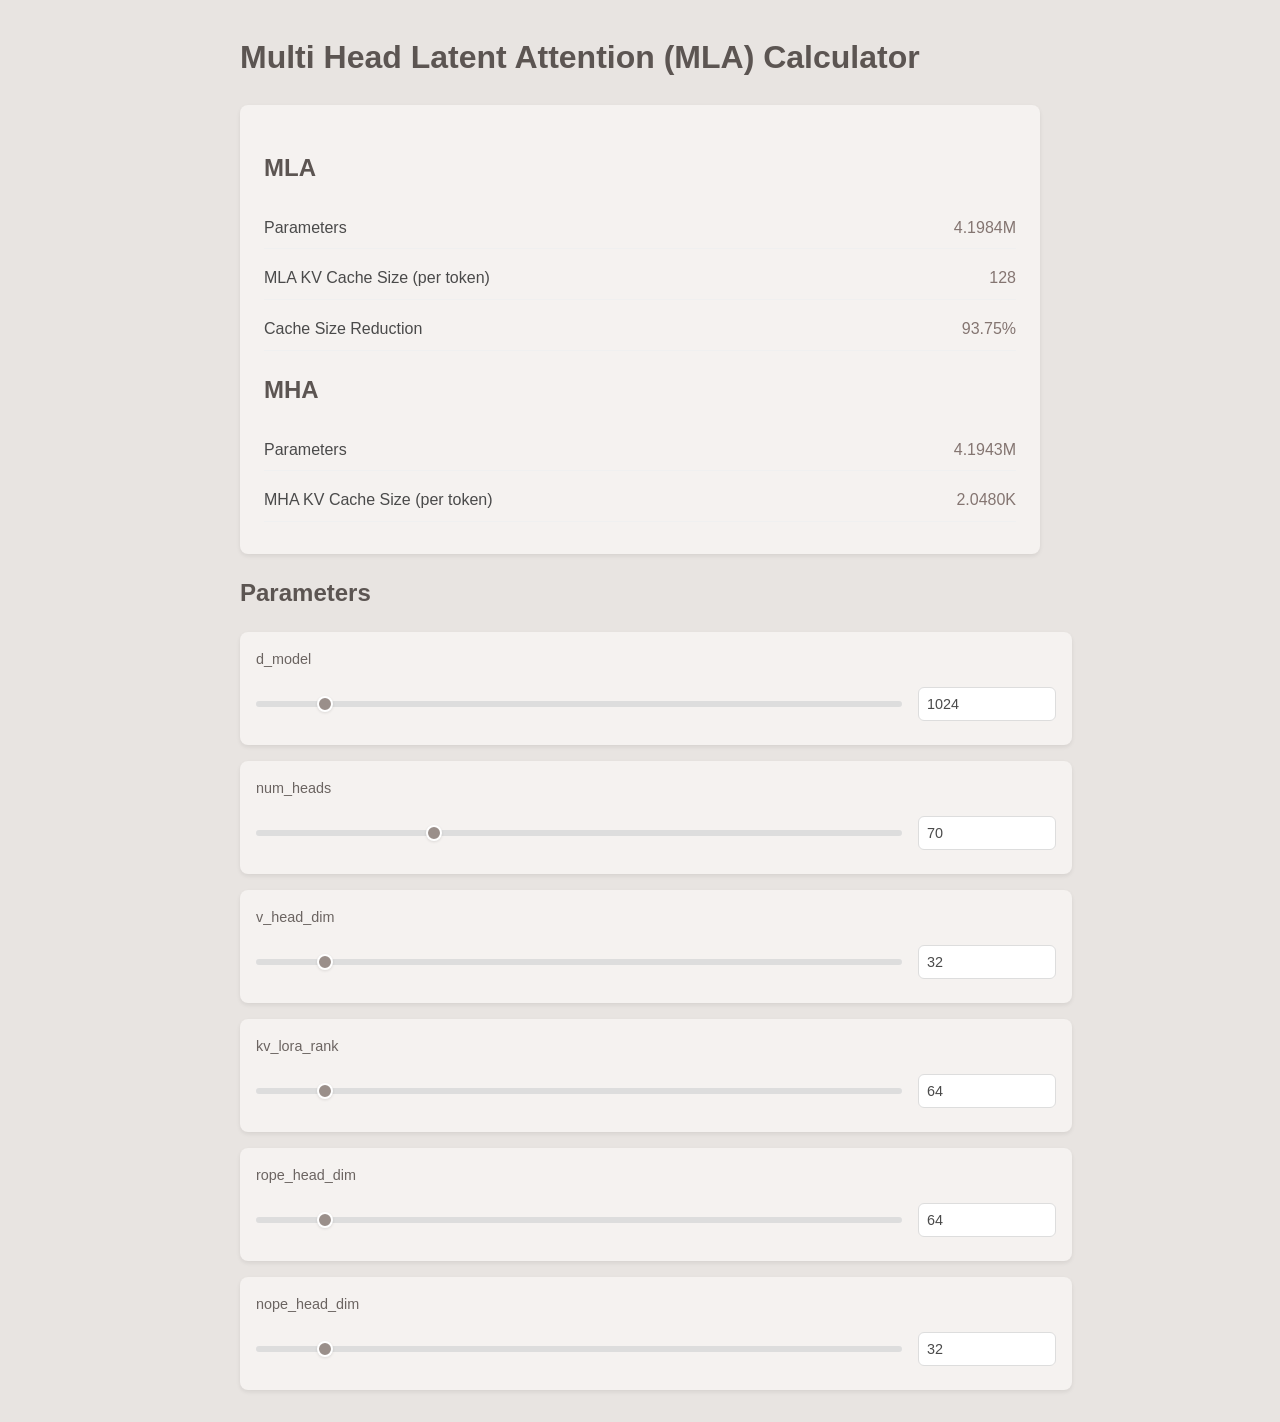
<file: experiments/MLA/index.html>
<!DOCTYPE html>
<html lang="en">
<head>
    <meta charset="UTF-8">
    <meta name="viewport" content="width=device-width, initial-scale=1.0">
    <title>Dynamic Parameter Calculator</title>
    <style>
        body {
            font-family: 'Inter', -apple-system, BlinkMacSystemFont, sans-serif;
            max-width: 800px;
            margin: 2rem auto;
            padding: 0 1rem;
            background-color: #E8E4E1;
            color: #4A4A4A;
            line-height: 1.6;
        }

        h1, h2 {
            color: #5C5552;
        }

        .input-grid {
            display: flex;
            flex-direction: column;
            gap: 1rem;
            margin-bottom: 2rem;
        }

        .input-group {
            background: #F5F2F0;
            padding: 1rem;
            border-radius: 8px;
            box-shadow: 0 2px 4px rgba(0,0,0,0.08);
            width: 100%;
        }

        label {
            display: block;
            margin-bottom: 0.5rem;
            color: #6B6461;
            font-size: 0.9rem;
        }

        input[type="number"] {
            width: 120px;
            flex-shrink: 0;
            padding: 0.5rem;
            border: 1px solid #DDD;
            border-radius: 6px;
            background: white;
            color: #4A4A4A;
            font-size: 0.9rem;
            transition: all 0.2s ease;
        }

        input[type="number"]:focus {
            outline: none;
            border-color: #9A8F8A;
            box-shadow: 0 0 0 2px rgba(154, 143, 138, 0.2);
        }

        input[type="range"] {
            -webkit-appearance: none;
            height: 6px;
            background: #DDD;
            border-radius: 3px;
            margin: 10px 0;
        }

        input[type="range"]::-webkit-slider-thumb {
            -webkit-appearance: none;
            width: 18px;
            height: 18px;
            border-radius: 50%;
            background: #9A8F8A;
            cursor: pointer;
            border: 2px solid white;
            box-shadow: 0 1px 3px rgba(0,0,0,0.1);
            transition: all 0.2s ease-in-out;
        }

        input[type="range"]::-webkit-slider-thumb:hover {
            background: #847571;
            transform: scale(1.1);
        }

        input[type="range"]:focus {
            outline: none;
        }

        .results {
            background: #F5F2F0;
            padding: 1.5rem;
            border-radius: 8px;
            box-shadow: 0 2px 4px rgba(0,0,0,0.08);
        }

        .results p {
            margin: 0.5rem 0;
            display: flex;
            justify-content: space-between;
            padding: 0.5rem 0;
            border-bottom: 1px solid #f0f0f0;
        }

        .results span {
            font-weight: 500;
            color: #847571;
        }

        .input-wrapper {
            display: flex;
            gap: 1rem;
            align-items: center;
            width: 100%;
            padding: 0.5rem 0;
        }

        .input-wrapper input[type="number"] {
            width: 120px;
            flex-shrink: 0;
        }

        .input-wrapper input[type="range"] {
            flex-grow: 1;
            min-width: 200px;
        }

        .input-wrapper input[type="range"]::-webkit-slider-thumb {
            -webkit-appearance: none;
            width: 16px;
            height: 16px;
            border-radius: 50%;
            background: #9A8F8A;
            cursor: pointer;
            transition: all 0.2s ease-in-out;
        }

        .input-wrapper input[type="range"]::-webkit-slider-thumb:hover {
            background: #847571;
            transform: scale(1.1);
        }
    </style>
    <script>
        function calculateParameters() {
            const d_model = parseInt(document.getElementById('d_model').value);
            const num_heads = parseInt(document.getElementById('num_heads').value);
            const v_head_dim = parseInt(document.getElementById('v_head_dim').value);
            const kv_lora_rank = parseInt(document.getElementById('kv_lora_rank').value);
            const q_lora_rank = 3 * kv_lora_rank;
            const rope_head_dim = parseInt(document.getElementById('rope_head_dim').value);
            const nope_head_dim = parseInt(document.getElementById('nope_head_dim').value);

            const value_dim = num_heads * v_head_dim;
            const nope_dim = num_heads * nope_head_dim;
            const rope_dim = num_heads * rope_head_dim;

            const compress_q_linear = d_model * q_lora_rank;
            const decompress_q_nope = q_lora_rank * nope_dim;
            const decompress_q_rope = q_lora_rank * rope_dim;

            const compress_kv_linear = d_model * kv_lora_rank;
            const decompress_k_nope = kv_lora_rank * nope_dim;
            const decompress_v_linear = kv_lora_rank * value_dim;

            const k_rope_linear = d_model * rope_head_dim;
            const proj_final = value_dim * d_model;

            const total_parameters_corrected = compress_q_linear +
                decompress_q_nope +
                decompress_q_rope +
                compress_kv_linear +
                decompress_k_nope +
                decompress_v_linear +
                k_rope_linear +
                proj_final;

            const total_parameters_corrected_in_millions = total_parameters_corrected / 1_000_000;

            // Calculate MLA KV cache size
            const mla_kv_cache_size = kv_lora_rank + rope_head_dim;

            // Format the number with K, M, or B suffix
            let formatted_parameters;
            if (total_parameters_corrected >= 1_000_000_000) {
                formatted_parameters = (total_parameters_corrected / 1_000_000_000).toFixed(4) + 'B';
            } else if (total_parameters_corrected >= 1_000_000) {
                formatted_parameters = (total_parameters_corrected / 1_000_000).toFixed(4) + 'M';
            } else if (total_parameters_corrected >= 1_000) {
                formatted_parameters = (total_parameters_corrected / 1_000).toFixed(4) + 'K';
            } else {
                formatted_parameters = Math.round(total_parameters_corrected).toString();
            }

            // Format KV cache size with K, M, B suffix
            let formatted_cache_size;
            if (mla_kv_cache_size >= 1_000_000_000) {
                formatted_cache_size = (mla_kv_cache_size / 1_000_000_000).toFixed(4) + 'B';
            } else if (mla_kv_cache_size >= 1_000_000) {
                formatted_cache_size = (mla_kv_cache_size / 1_000_000).toFixed(4) + 'M';
            } else if (mla_kv_cache_size >= 1_000) {
                formatted_cache_size = (mla_kv_cache_size / 1_000).toFixed(4) + 'K';
            } else {
                formatted_cache_size = Math.round(mla_kv_cache_size).toString();
            }

            // Calculate MHA parameters and cache size
            const mha_parameters = d_model * d_model * 4;
            const mha_cache_size = d_model * 2;

            // Format MHA parameters
            let formatted_mha_parameters;
            if (mha_parameters >= 1_000_000_000) {
                formatted_mha_parameters = (mha_parameters / 1_000_000_000).toFixed(4) + 'B';
            } else if (mha_parameters >= 1_000_000) {
                formatted_mha_parameters = (mha_parameters / 1_000_000).toFixed(4) + 'M';
            } else if (mha_parameters >= 1_000) {
                formatted_mha_parameters = (mha_parameters / 1_000).toFixed(4) + 'K';
            } else {
                formatted_mha_parameters = Math.round(mha_parameters).toString();
            }

            // Format MHA cache size
            let formatted_mha_cache_size;
            if (mha_cache_size >= 1_000_000_000) {
                formatted_mha_cache_size = (mha_cache_size / 1_000_000_000).toFixed(4) + 'B';
            } else if (mha_cache_size >= 1_000_000) {
                formatted_mha_cache_size = (mha_cache_size / 1_000_000).toFixed(4) + 'M';
            } else if (mha_cache_size >= 1_000) {
                formatted_mha_cache_size = (mha_cache_size / 1_000).toFixed(4) + 'K';
            } else {
                formatted_mha_cache_size = Math.round(mha_cache_size).toString();
            }

            // Calculate cache size reduction percentage
            const cache_reduction = ((mha_cache_size - mla_kv_cache_size) / mha_cache_size * 100).toFixed(2);

            document.getElementById('total_parameters_millions').textContent = formatted_parameters;
            document.getElementById('mla_kv_cache_size').textContent = formatted_cache_size;
            document.getElementById('mha_parameters').textContent = formatted_mha_parameters;
            document.getElementById('mha_cache_size').textContent = formatted_mha_cache_size;
            document.getElementById('cache_reduction').textContent = cache_reduction + '%';
        }
    </script>
</head>
<body>
    <h1>Multi Head Latent Attention (MLA) Calculator</h1>
    
    <div class="results">
        <h2>MLA</h2>
        <p>Parameters <span id="total_parameters_millions">0.00</span></p>
        <p>MLA KV Cache Size (per token) <span id="mla_kv_cache_size">0</span></p>
        <p>Cache Size Reduction <span id="cache_reduction">0%</span></p>
        
        <h2>MHA</h2>
        <p>Parameters <span id="mha_parameters">0.00</span></p>
        <p>MHA KV Cache Size (per token) <span id="mha_cache_size">0</span></p>
    </div>

    <h2>Parameters</h2>
    <div class="input-grid">
        <div class="input-group"> 
            <label for="d_model">d_model</label>
            <div class="input-wrapper">
                <input type="range" min="256" max="8192" value="1024" step="128" 
                       oninput="this.nextElementSibling.value=this.value; calculateParameters()">
                <input type="number" id="d_model" value="1024" min="256" max="8192" step="128"
                       oninput="this.previousElementSibling.value=this.value; calculateParameters()">
            </div>
        </div>
        <div class="input-group">
            <label for="num_heads">num_heads</label>
            <div class="input-wrapper">
                <input type="range" min="1" max="256" value="70" step="1"
                       oninput="this.nextElementSibling.value=this.value; calculateParameters()">
                <input type="number" id="num_heads" value="70" min="1" max="256"
                       oninput="this.previousElementSibling.value=this.value; calculateParameters()">
            </div>
        </div>
        <div class="input-group">
            <label for="v_head_dim">v_head_dim</label>
            <div class="input-wrapper">
                <input type="range" min="8" max="256" value="32" step="8"
                       oninput="this.nextElementSibling.value=this.value; calculateParameters()">
                <input type="number" id="v_head_dim" value="32" min="8" max="256" step="8"
                       oninput="this.previousElementSibling.value=this.value; calculateParameters()">
            </div>
        </div>
        <div class="input-group">
            <label for="kv_lora_rank">kv_lora_rank</label>
            <div class="input-wrapper">
                <input type="range" min="16" max="512" value="64" step="16"
                       oninput="this.nextElementSibling.value=this.value; calculateParameters()">
                <input type="number" id="kv_lora_rank" value="64" min="16" max="512" step="16"
                       oninput="this.previousElementSibling.value=this.value; calculateParameters()">
            </div>
        </div>
        <div class="input-group">
            <label for="rope_head_dim">rope_head_dim</label>
            <div class="input-wrapper">
                <input type="range" min="16" max="512" value="64" step="16"
                       oninput="this.nextElementSibling.value=this.value; calculateParameters()">
                <input type="number" id="rope_head_dim" value="64" min="16" max="512" step="16"
                       oninput="this.previousElementSibling.value=this.value; calculateParameters()">
            </div>
        </div>
        <div class="input-group">
            <label for="nope_head_dim">nope_head_dim</label>
            <div class="input-wrapper">
                <input type="range" min="8" max="256" value="32" step="8"
                       oninput="this.nextElementSibling.value=this.value; calculateParameters()">
                <input type="number" id="nope_head_dim" value="32" min="8" max="256" step="8"
                       oninput="this.previousElementSibling.value=this.value; calculateParameters()">
            </div>
        </div>
    </div>

    <script>
        // Initial calculation on page load
        calculateParameters();
    </script>
</body>
</html>
</file>
